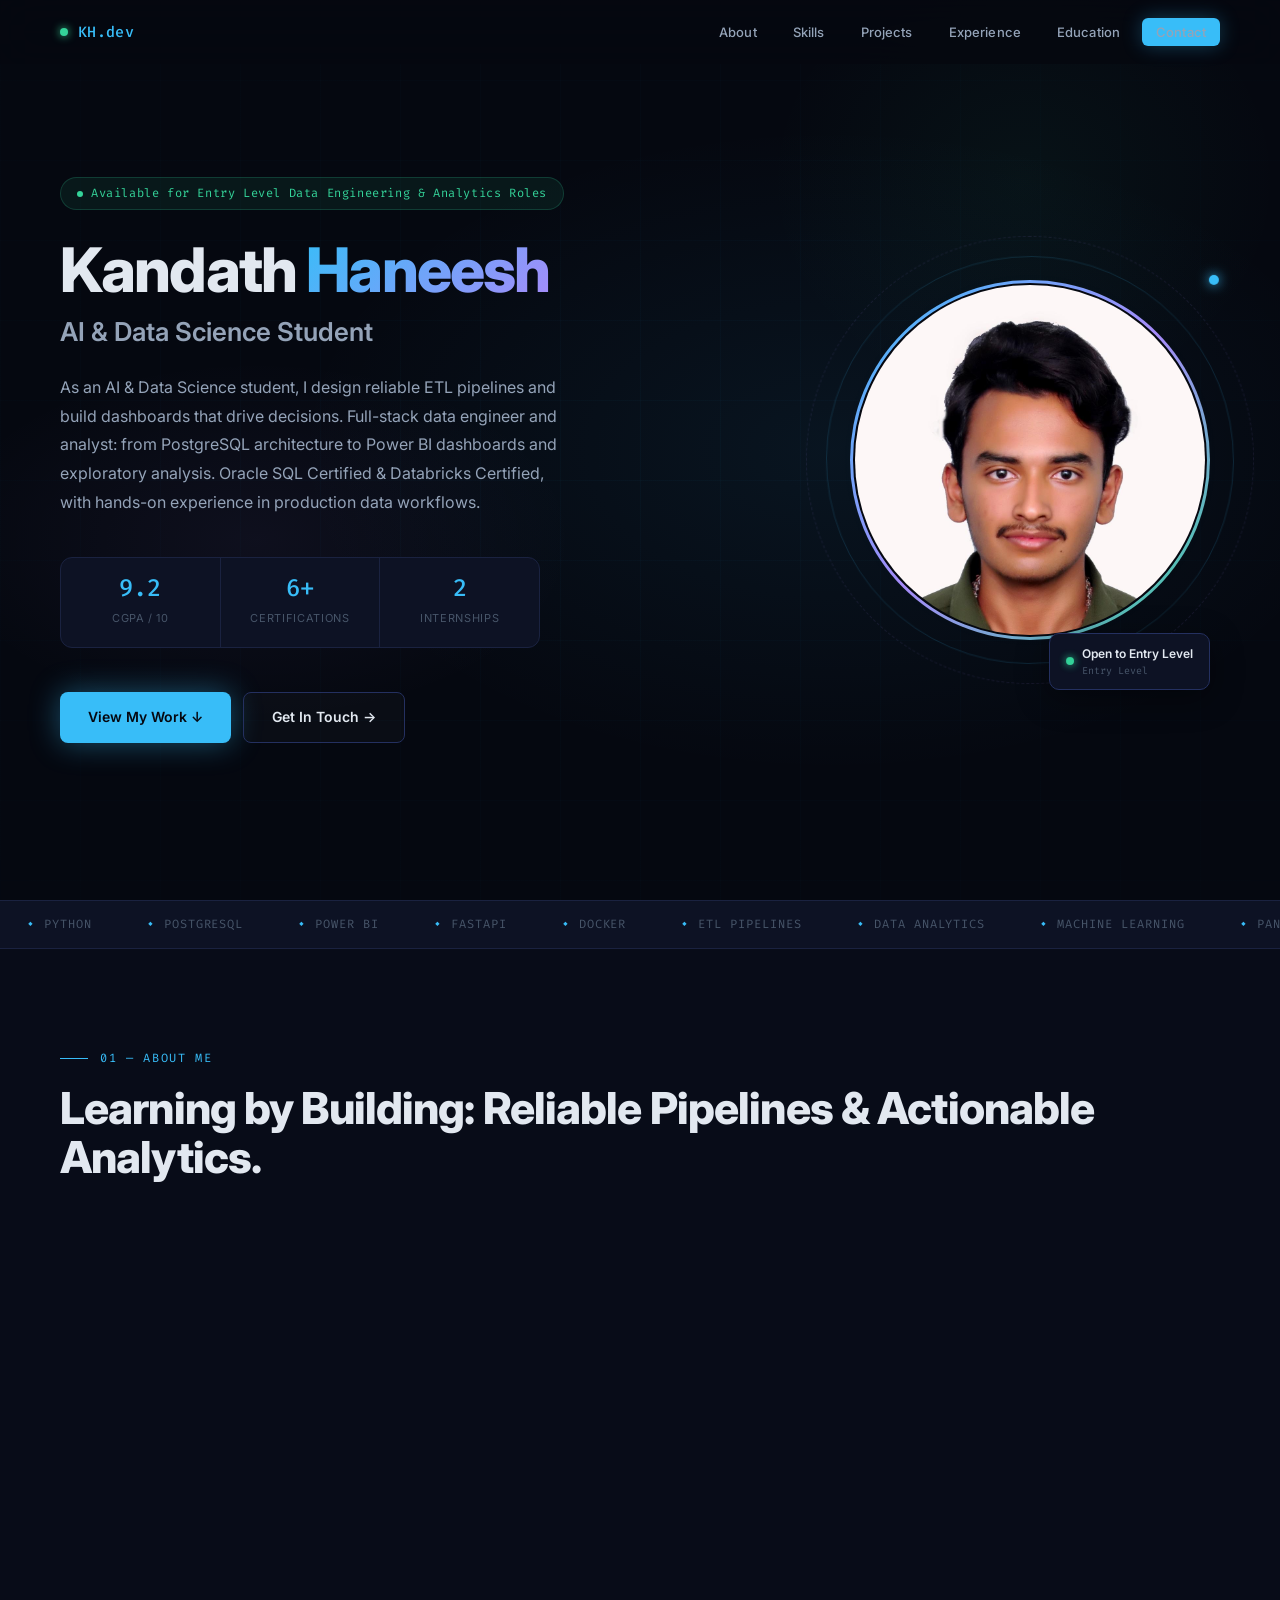
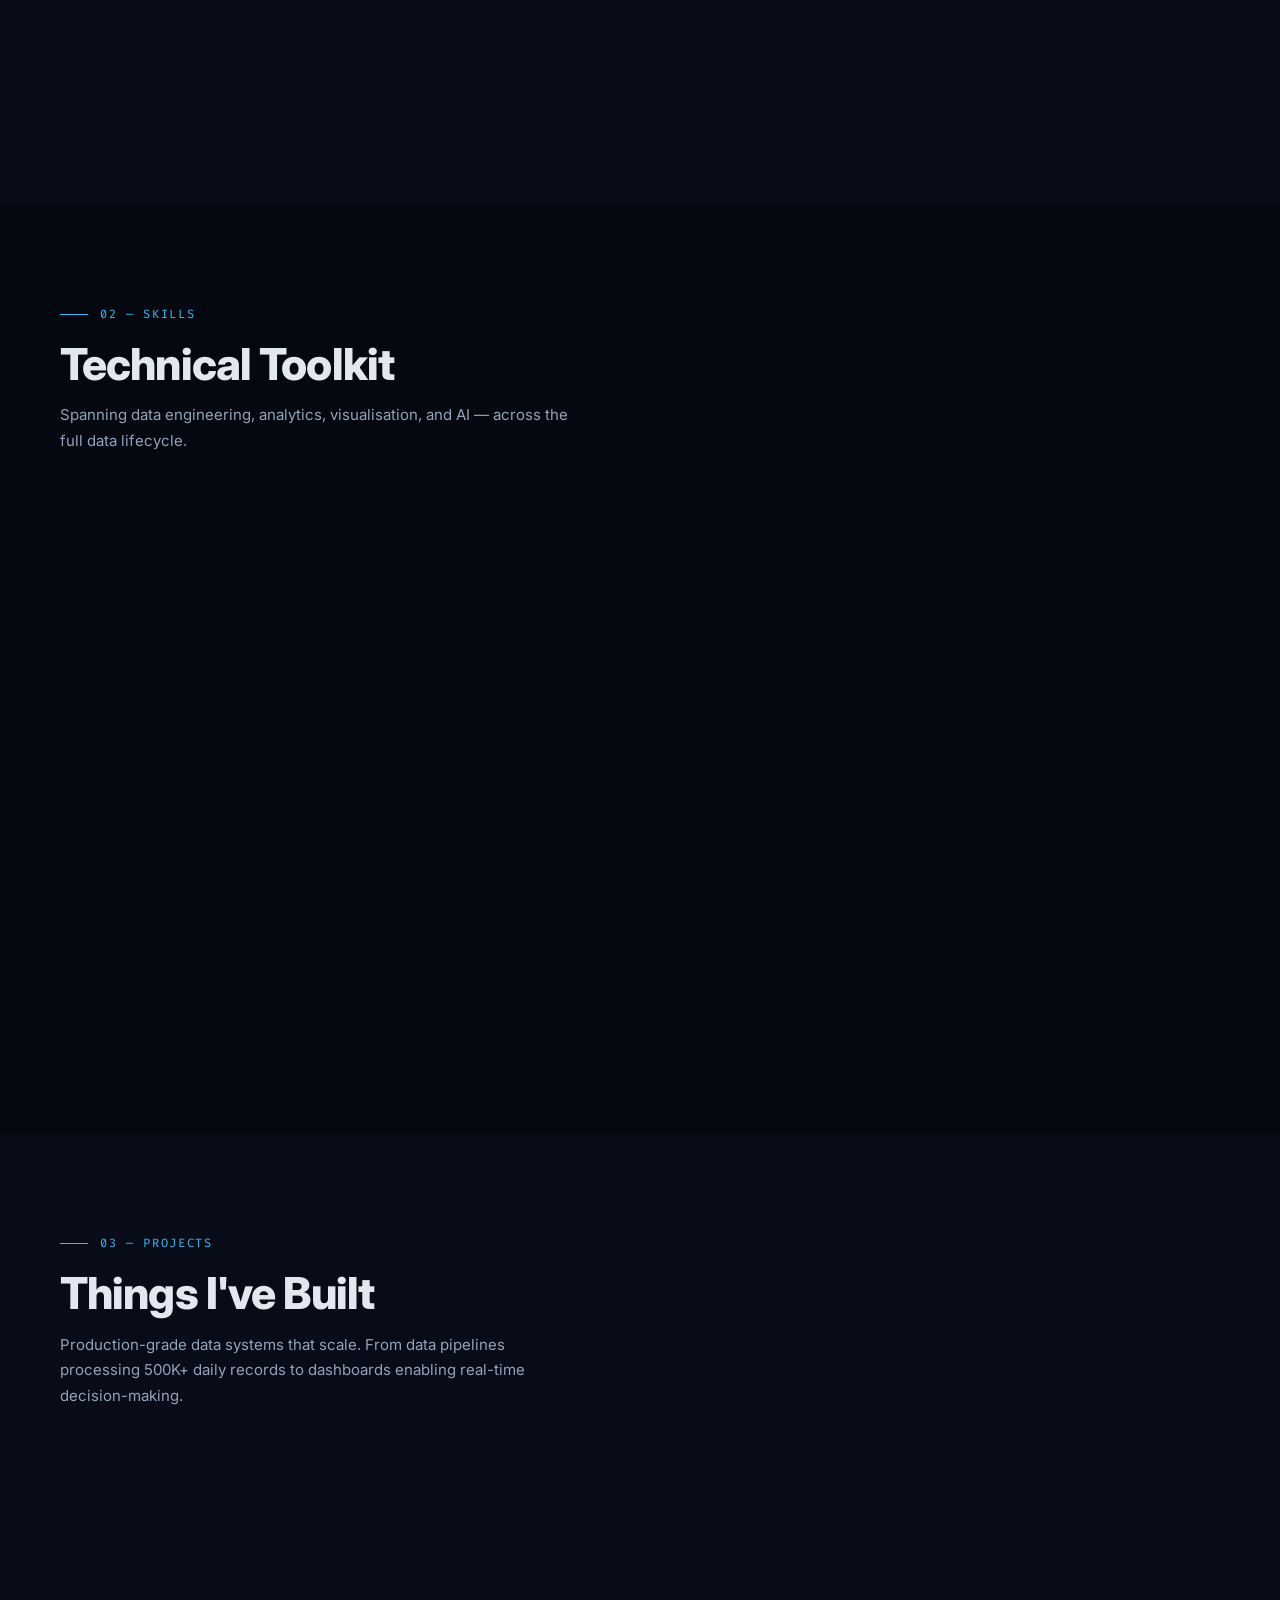
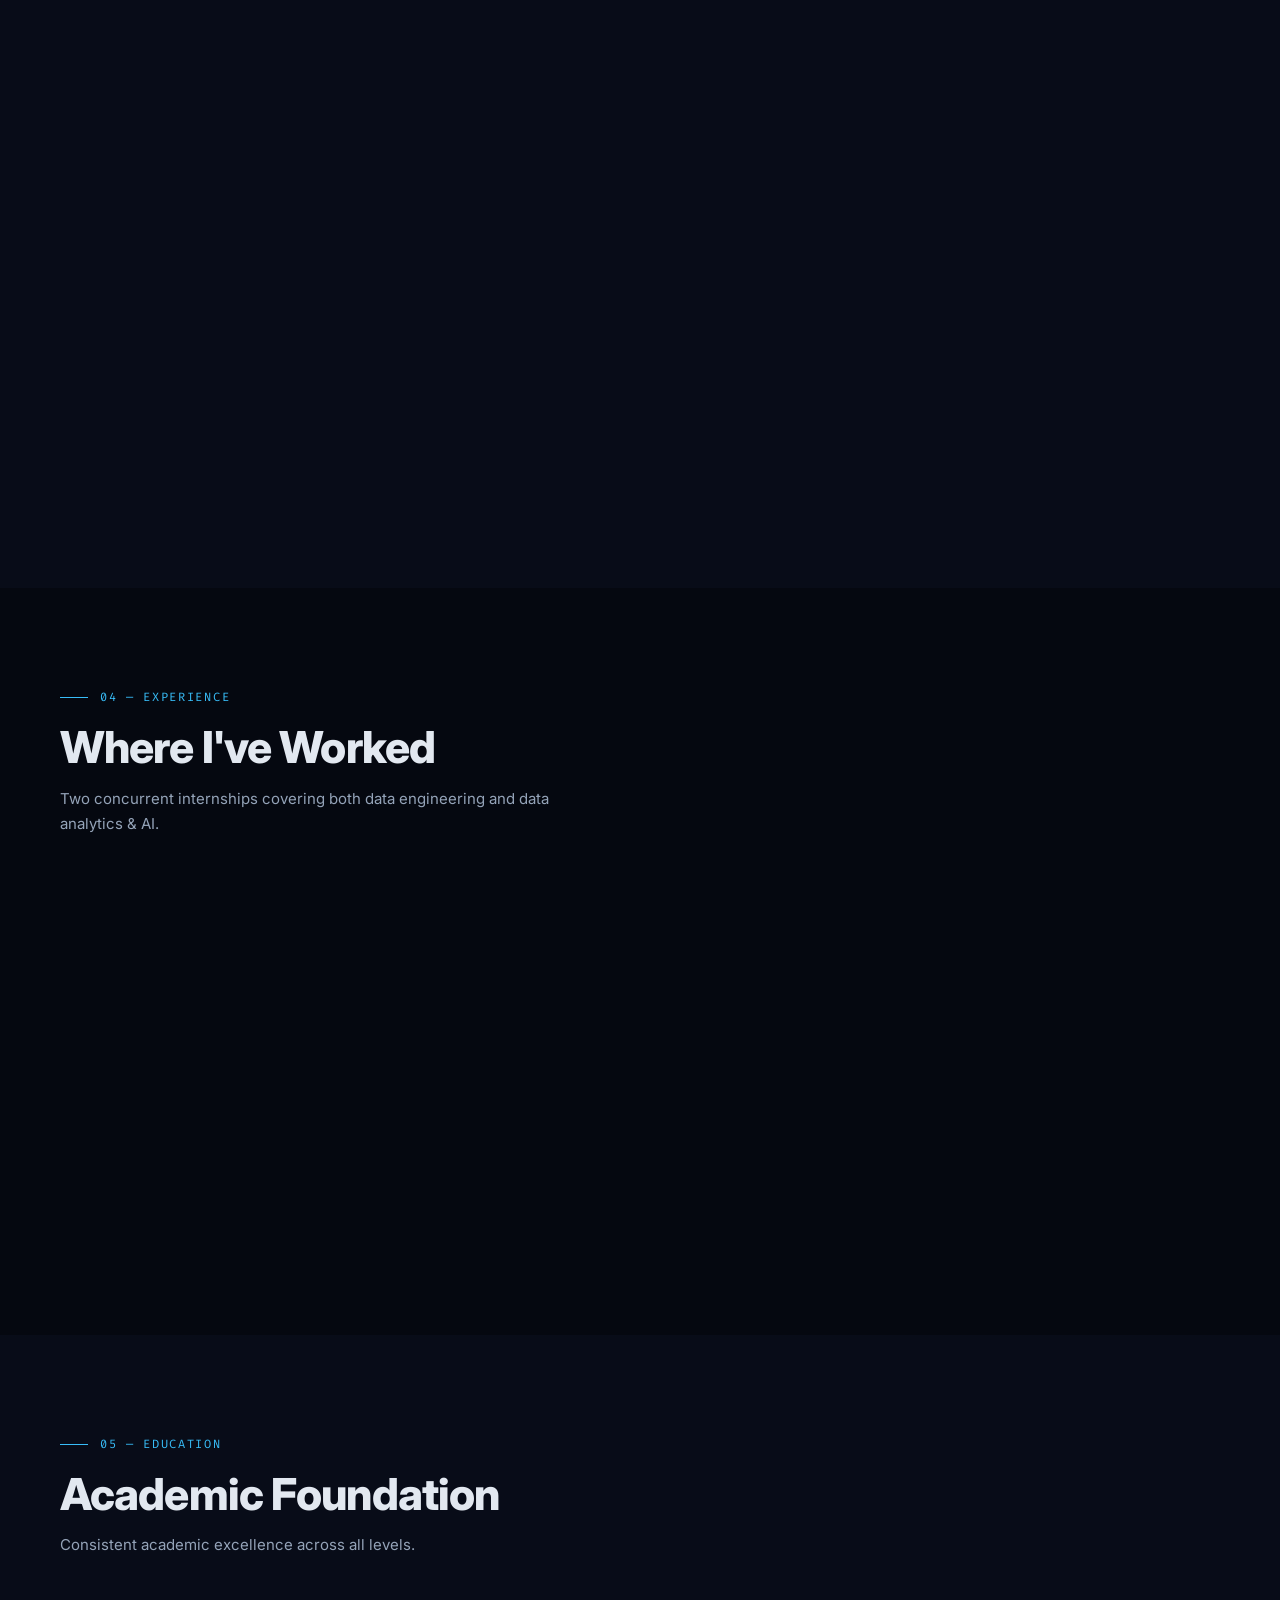
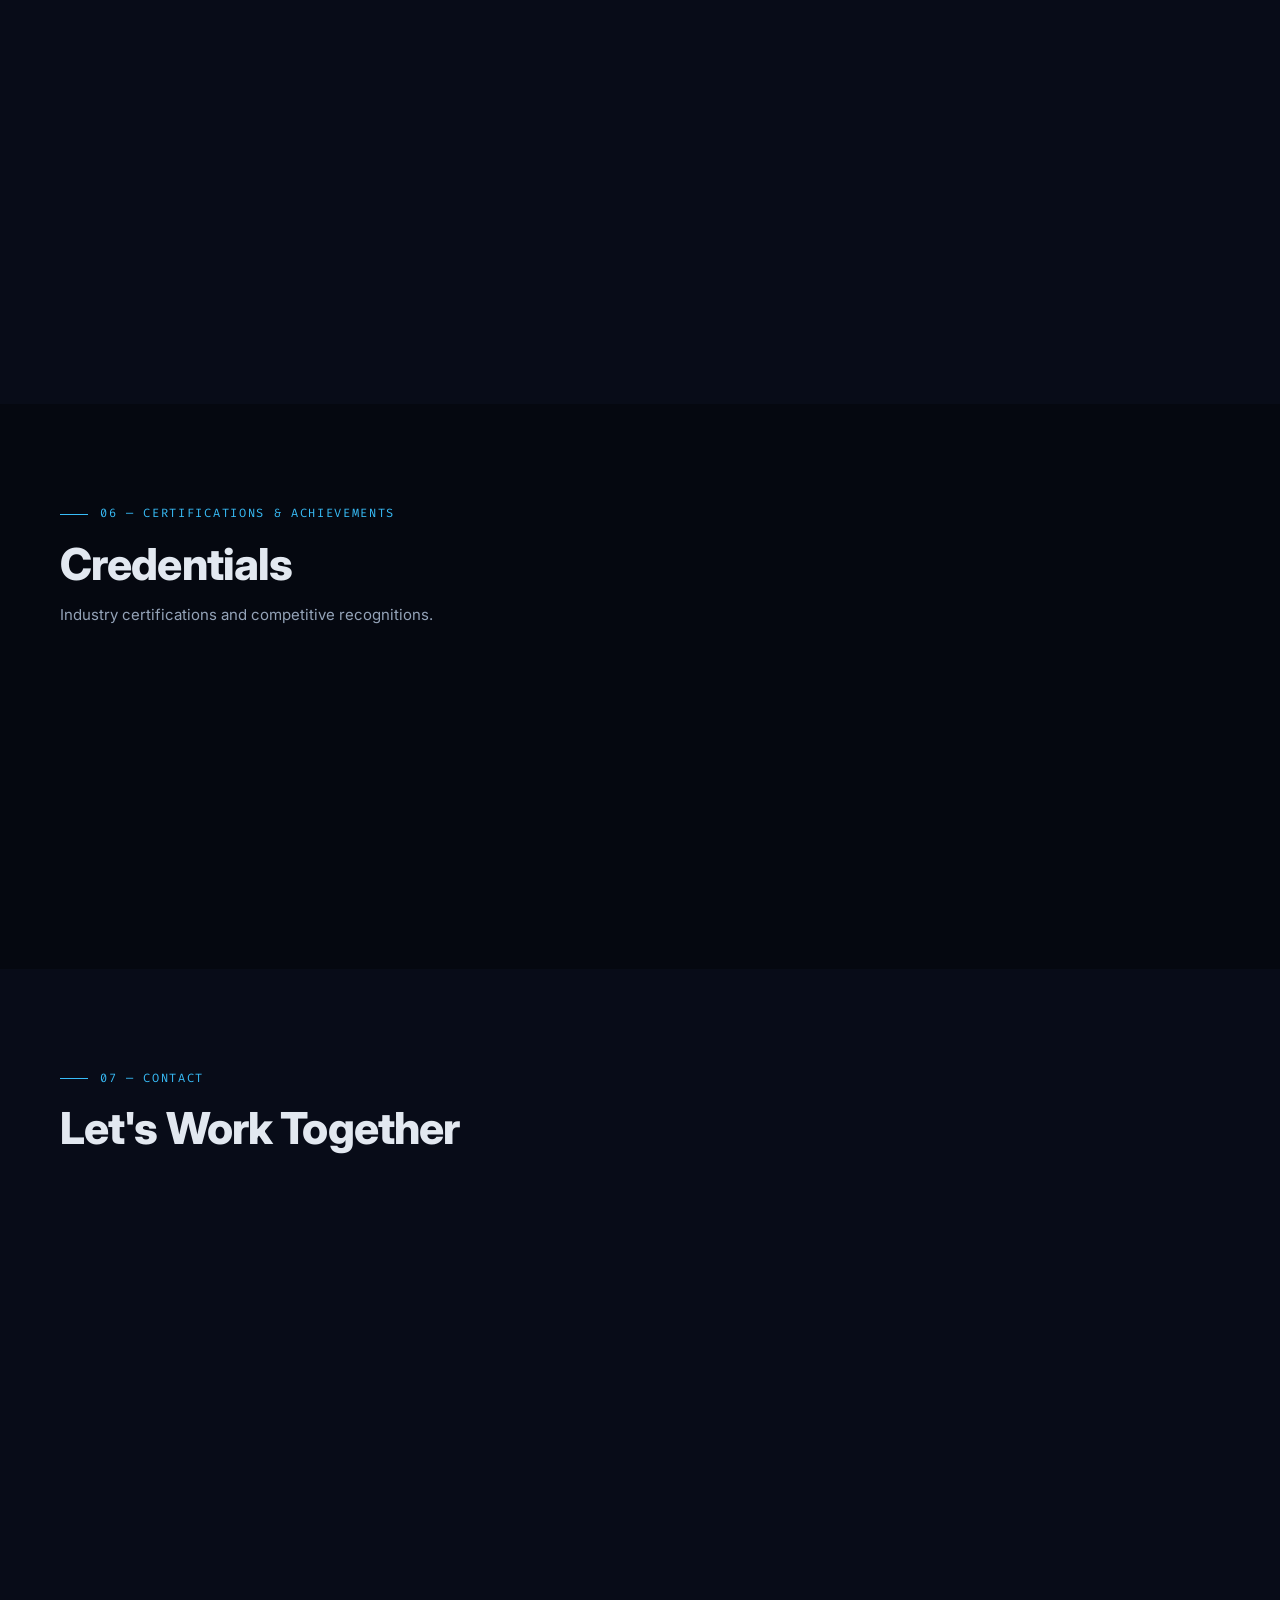
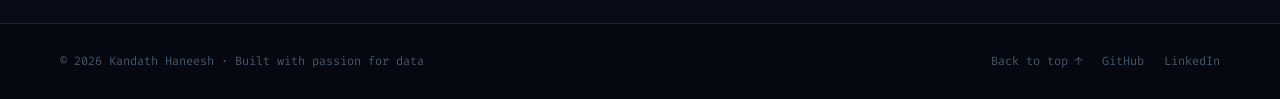
<file: index.html>
<!DOCTYPE html>
<html lang="en">
<head>
  <meta charset="utf-8">
  <meta http-equiv="refresh" content="0;url=/haneesh_portfolio.html">
  <meta name="viewport" content="width=device-width, initial-scale=1">
  <title>Redirecting…</title>
</head>
<body>
  <p>Redirecting to <a href="/haneesh_portfolio.html">site</a>. If you are not redirected, click the link.</p>
</body>
</html>
</file>
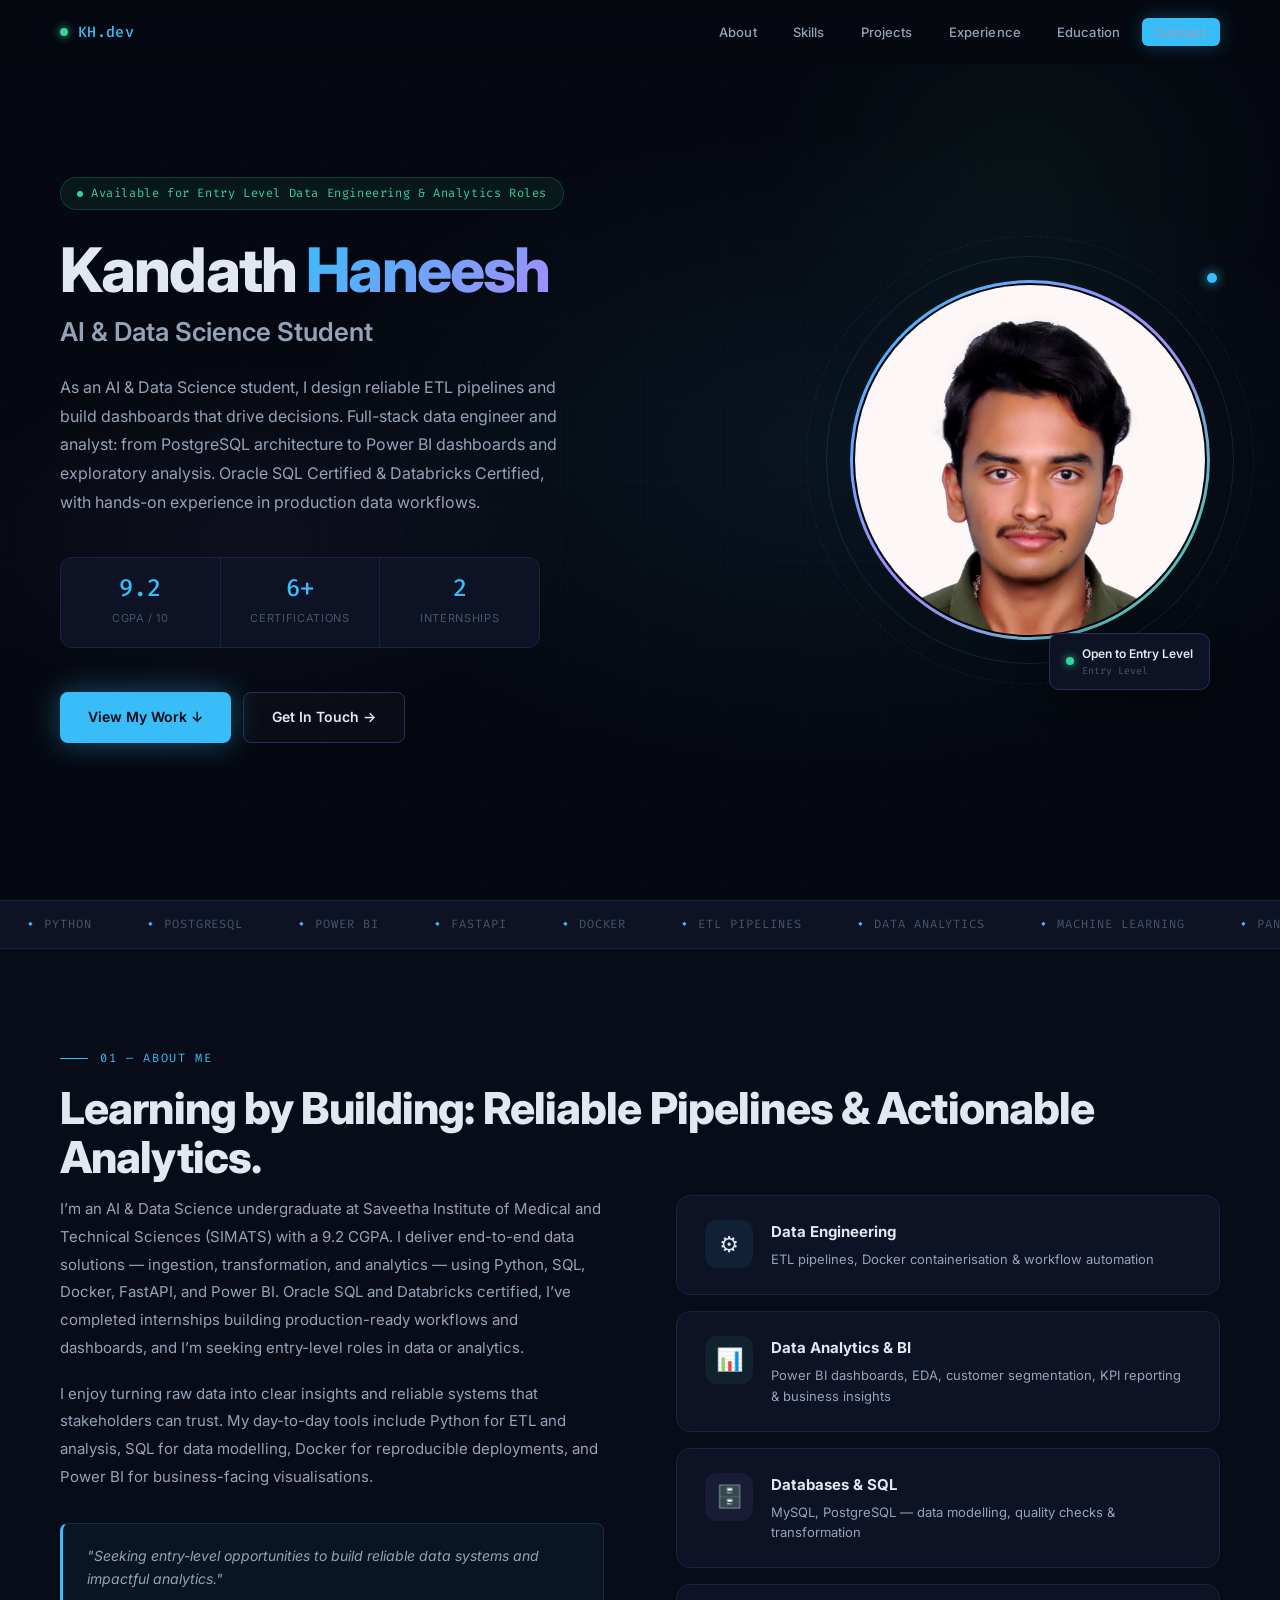
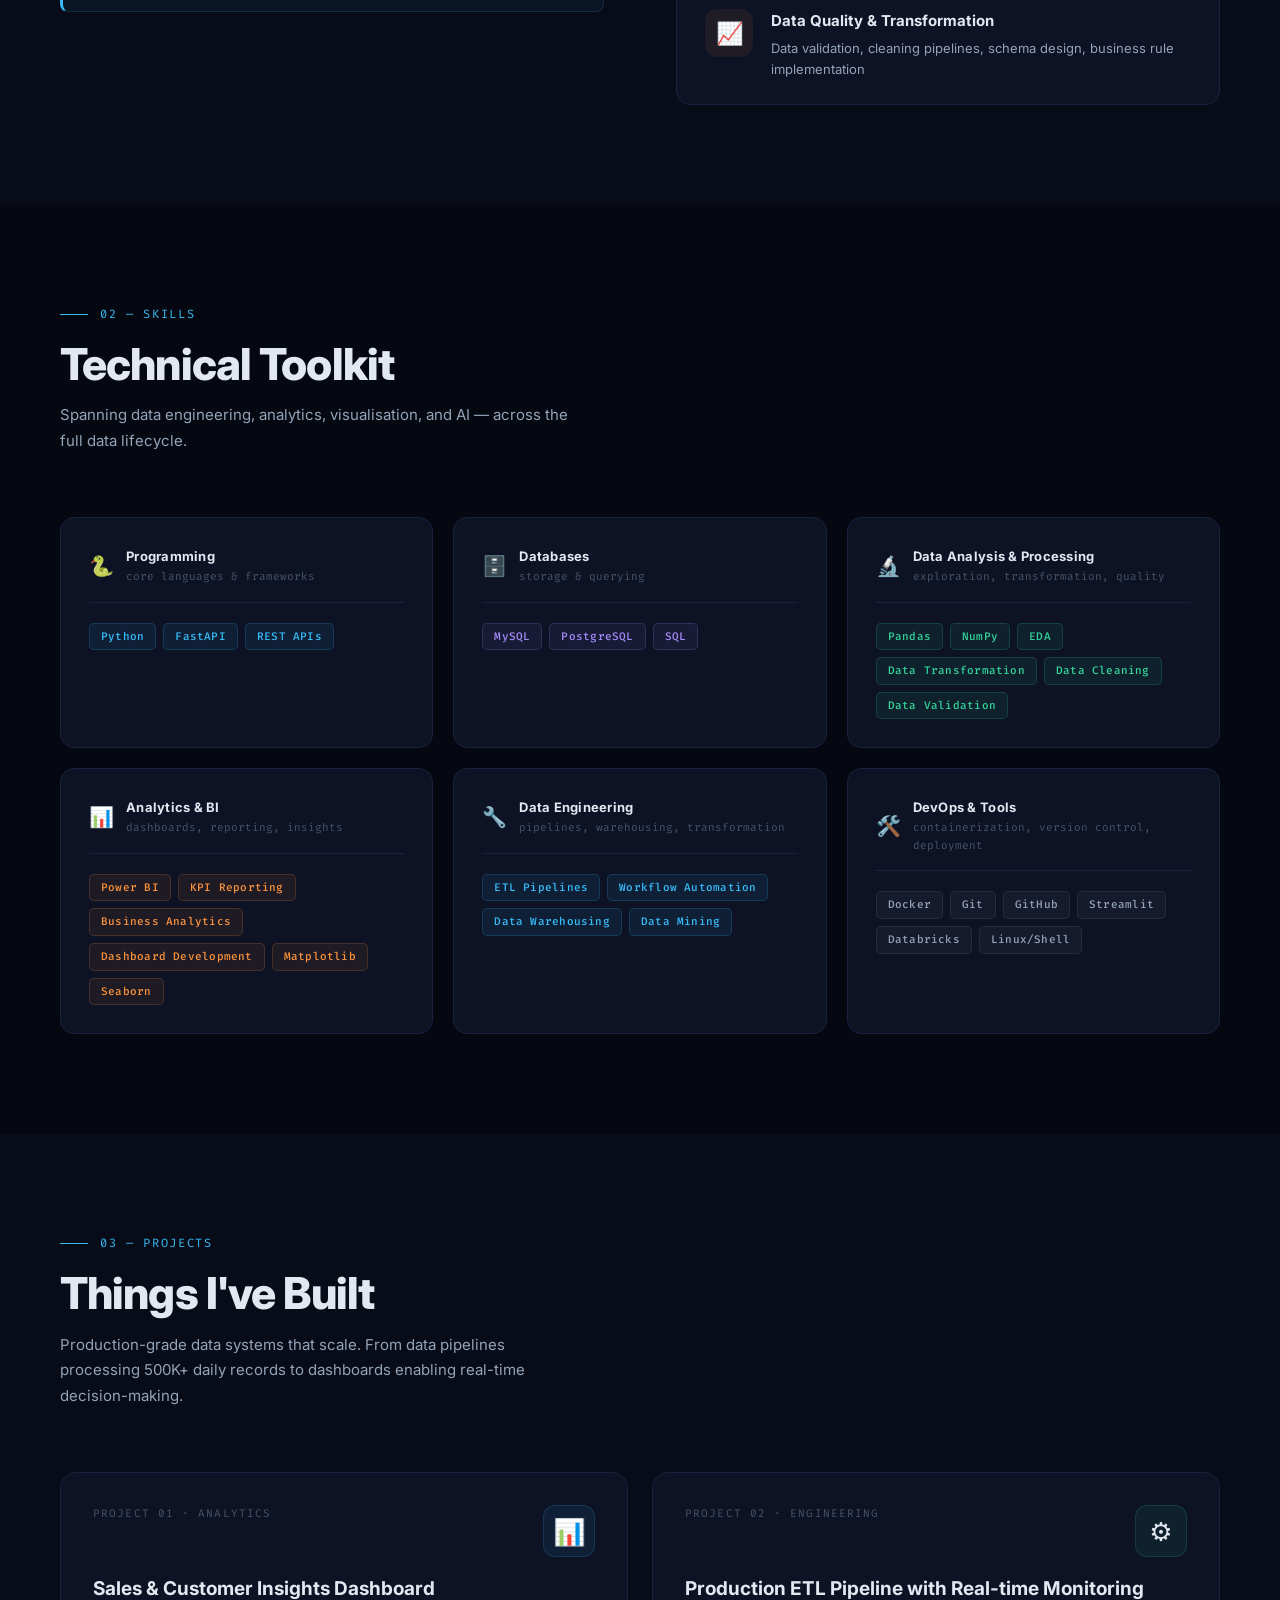
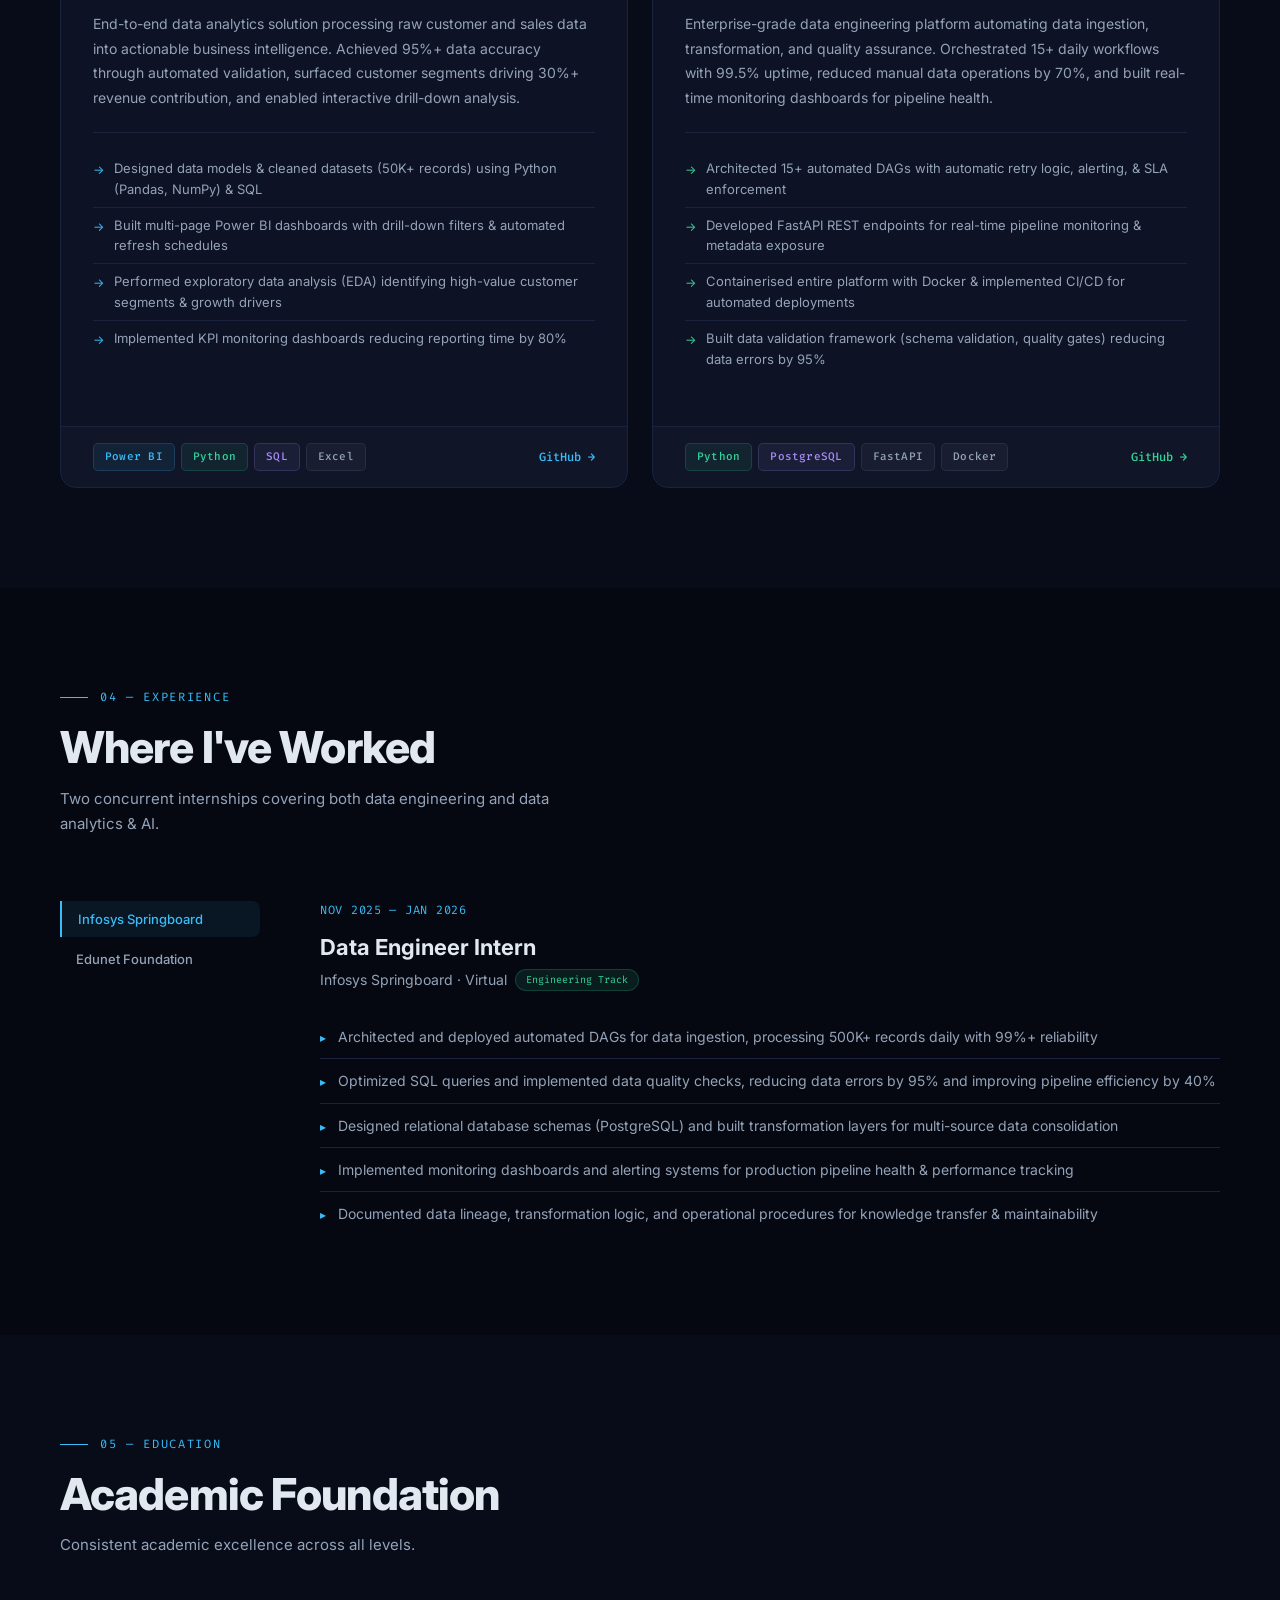
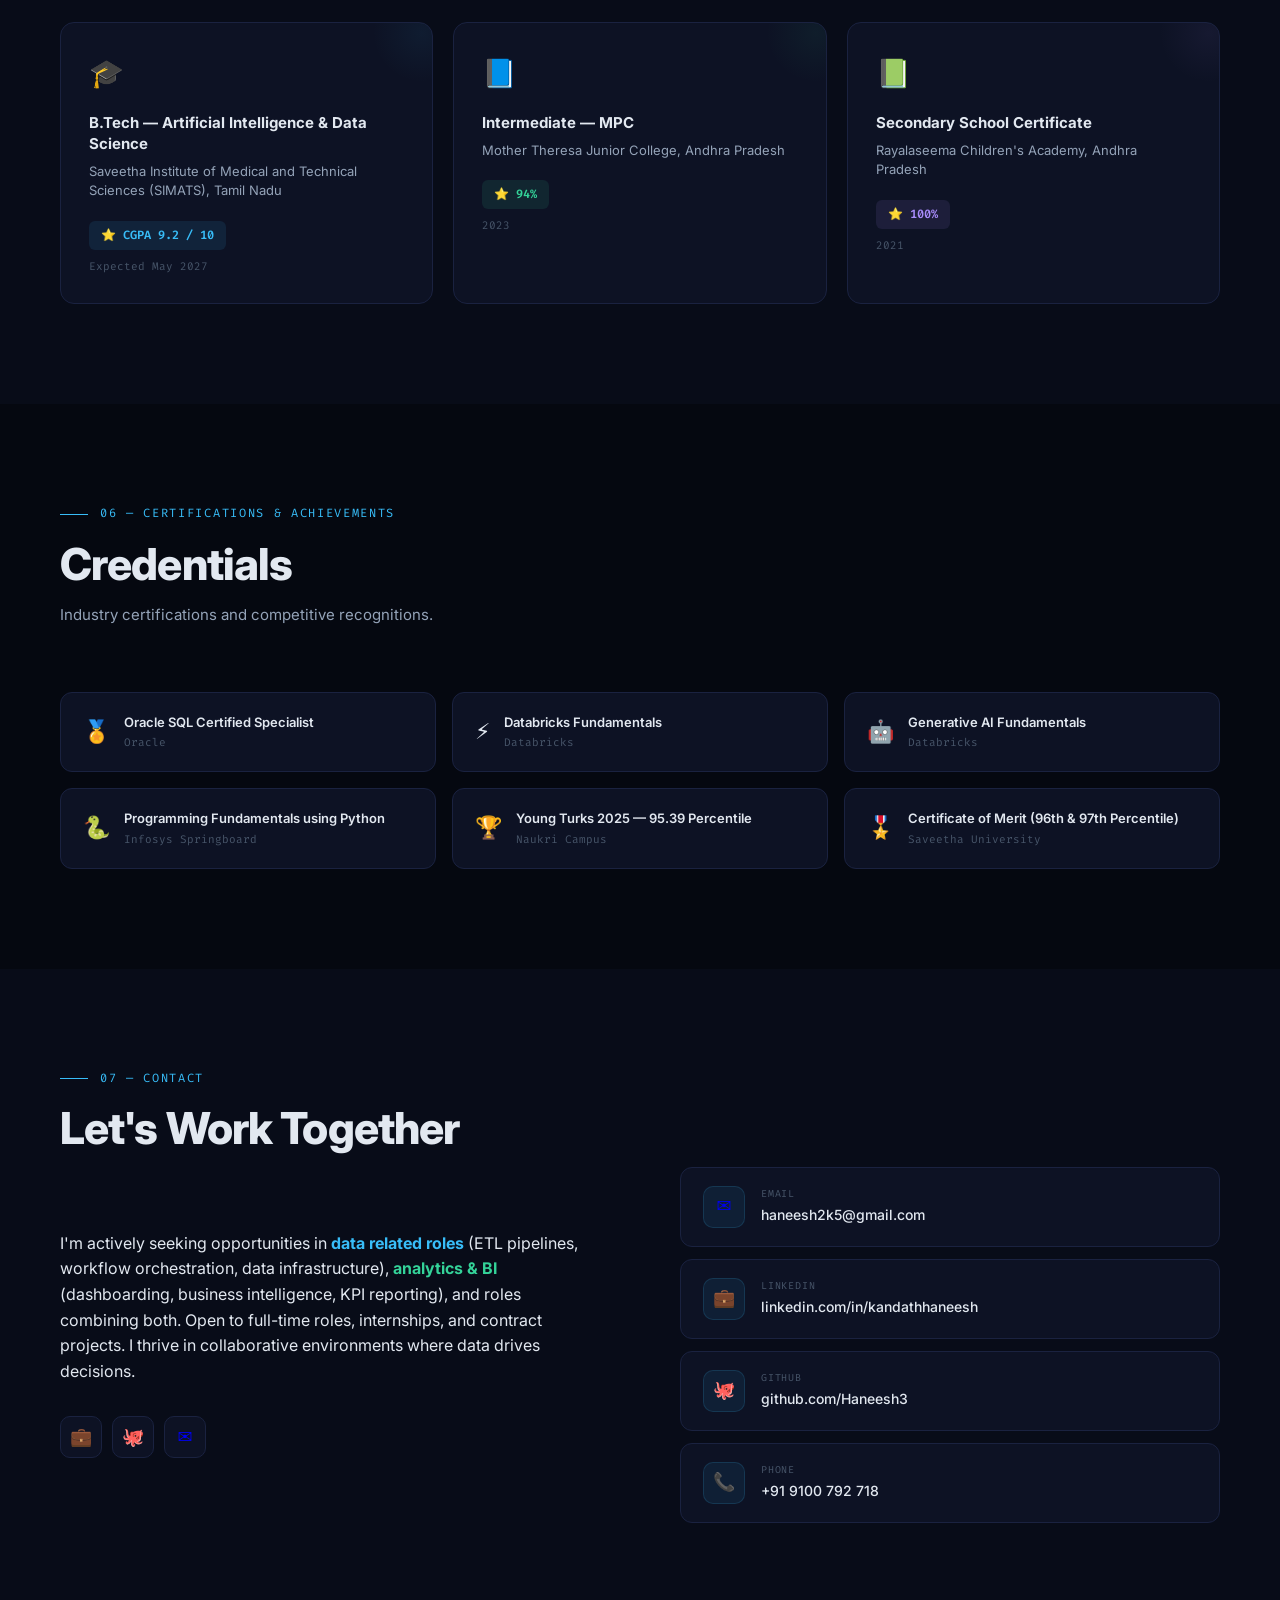
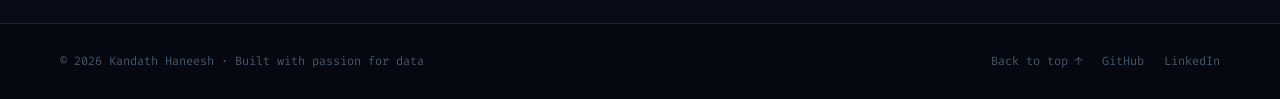
<file: haneesh_portfolio.html>
<!DOCTYPE html>
<html lang="en">
<head>
<meta charset="UTF-8">
<meta name="viewport" content="width=device-width, initial-scale=1.0">
<title>Kandath Haneesh — AI & Data Science</title>
<link rel="preconnect" href="https://fonts.googleapis.com">
<link href="https://fonts.googleapis.com/css2?family=Inter:wght@300;400;500;600;700;800&family=Fira+Code:wght@300;400;500&display=swap" rel="stylesheet">
<link rel="stylesheet" href="styles.css">
</head>
<body>
<nav id="navbar">
  <a href="#hero" class="nav-logo">
    <span class="nav-logo-dot"></span>
    KH.dev
  </a>
  <ul class="nav-menu">
    <li><a href="#about">About</a></li>
    <li><a href="#skills">Skills</a></li>
    <li><a href="#projects">Projects</a></li>
    <li><a href="#experience">Experience</a></li>
    <li><a href="#education">Education</a></li>
    <li><a href="#contact" class="nav-cta">Contact</a></li>
  </ul>
</nav>
<section id="hero">
  <div class="hero-bg"></div>
  <div class="hero-grid"></div>
  <div class="hero-inner">
    <div class="hero-left">
      <div class="hero-tag">
        <span class="hero-tag-dot"></span>
        Available for Entry Level Data Engineering &amp; Analytics Roles
      </div>
      <h1 class="hero-name">
        <span class="first">Kandath </span><span class="last">Haneesh</span>
      </h1>
      <div class="hero-role">
        AI &amp; Data Science Student
      </div>
      <p class="hero-desc">
        As an AI &amp; Data Science student, I design reliable ETL pipelines and build dashboards that drive decisions. 
        Full-stack data engineer and analyst: from PostgreSQL architecture to Power BI dashboards and exploratory analysis.
        Oracle SQL Certified &amp; Databricks Certified, with hands-on experience in production data workflows.
      </p>
      <div class="hero-stats">
        <div class="hero-stat">
          <span class="stat-n">9.2</span>
          <span class="stat-l">CGPA / 10</span>
        </div>
        <div class="hero-stat">
          <span class="stat-n">6+</span>
          <span class="stat-l">Certifications</span>
        </div>
        <div class="hero-stat">
          <span class="stat-n">2</span>
          <span class="stat-l">Internships</span>
        </div>
      </div>
      <div class="hero-actions">
        <a href="#projects" class="btn-glow">View My Work ↓</a>
        <a href="#contact" class="btn-ghost">Get In Touch →</a>
      </div>
    </div>
    <div class="hero-photo-col">
      <div class="photo-frame">
        <div class="photo-rings"></div>
        <div class="photo-rings2"></div>
        <div class="photo-bg-glow"></div>
        <div class="photo-border">
          <div class="photo-border-inner">
            <img src="[data-uri]" alt="Kandath Haneesh">
          </div>
        </div>
        <div class="photo-badge">
          <span class="photo-badge-dot"></span>
          <div>
            <div class="photo-badge-text">Open to Entry Level</div>
            <div class="photo-badge-sub">Entry Level</div>
          </div>
        </div>
      </div>
    </div>
  </div>
</section>
<div class="ticker-wrap">
  <div class="ticker-track">
    <span class="ticker-item"><span class="ticker-sep">◆</span> Python</span>
    <span class="ticker-item"><span class="ticker-sep">◆</span> PostgreSQL</span>
    <span class="ticker-item"><span class="ticker-sep">◆</span> Power BI</span>
    <span class="ticker-item"><span class="ticker-sep">◆</span> FastAPI</span>
    <span class="ticker-item"><span class="ticker-sep">◆</span> Docker</span>
    <span class="ticker-item"><span class="ticker-sep">◆</span> ETL Pipelines</span>
    <span class="ticker-item"><span class="ticker-sep">◆</span> Data Analytics</span>
    <span class="ticker-item"><span class="ticker-sep">◆</span> Machine Learning</span>
    <span class="ticker-item"><span class="ticker-sep">◆</span> Pandas</span>
    <span class="ticker-item"><span class="ticker-sep">◆</span> NumPy</span>
    <span class="ticker-item"><span class="ticker-sep">◆</span> Streamlit</span>
    <span class="ticker-item"><span class="ticker-sep">◆</span> MySQL</span>
    <span class="ticker-item"><span class="ticker-sep">◆</span> Databricks</span>
    <span class="ticker-item"><span class="ticker-sep">◆</span> Python</span>
    <span class="ticker-item"><span class="ticker-sep">◆</span> PostgreSQL</span>
    <span class="ticker-item"><span class="ticker-sep">◆</span> Power BI</span>
    <span class="ticker-item"><span class="ticker-sep">◆</span> FastAPI</span>
    <span class="ticker-item"><span class="ticker-sep">◆</span> Docker</span>
    <span class="ticker-item"><span class="ticker-sep">◆</span> ETL Pipelines</span>
    <span class="ticker-item"><span class="ticker-sep">◆</span> Data Analytics</span>
    <span class="ticker-item"><span class="ticker-sep">◆</span> Machine Learning</span>
    <span class="ticker-item"><span class="ticker-sep">◆</span> Pandas</span>
    <span class="ticker-item"><span class="ticker-sep">◆</span> NumPy</span>
    <span class="ticker-item"><span class="ticker-sep">◆</span> Streamlit</span>
    <span class="ticker-item"><span class="ticker-sep">◆</span> MySQL</span>
    <span class="ticker-item"><span class="ticker-sep">◆</span> Databricks</span>
  </div>
</div>
<section class="section alt" id="about">
  <div class="section-inner">
    <div class="section-eyebrow">01 — About Me</div>
    <h2 class="section-title">Learning by Building: Reliable Pipelines &amp; Actionable Analytics.</h2>
    <div class="about-grid reveal">
      <div class="about-body">
        <p>I’m an AI &amp; Data Science undergraduate at Saveetha Institute of Medical and Technical Sciences (SIMATS) with a 9.2 CGPA. I deliver end-to-end data solutions — ingestion, transformation, and analytics — using Python, SQL, Docker, FastAPI, and Power BI. Oracle SQL and Databricks certified, I’ve completed internships building production-ready workflows and dashboards, and I’m seeking entry-level roles in data or analytics.</p>
        <p>I enjoy turning raw data into clear insights and reliable systems that stakeholders can trust. My day-to-day tools include Python for ETL and analysis, SQL for data modelling, Docker for reproducible deployments, and Power BI for business-facing visualisations.</p>
        <div class="about-highlight">
          "Seeking entry-level opportunities to build reliable data systems and impactful analytics."
        </div>
      </div>
      <div class="focus-cards">
        <div class="focus-card">
          <div class="focus-icon">⚙️</div>
          <div>
            <div class="focus-title">Data Engineering</div>
            <div class="focus-desc">ETL pipelines, Docker containerisation &amp; workflow automation</div>
          </div>
        </div>
        <div class="focus-card">
          <div class="focus-icon">📊</div>
          <div>
            <div class="focus-title">Data Analytics &amp; BI</div>
            <div class="focus-desc">Power BI dashboards, EDA, customer segmentation, KPI reporting &amp; business insights</div>
          </div>
        </div>
        <div class="focus-card">
          <div class="focus-icon">🗄️</div>
          <div>
            <div class="focus-title">Databases &amp; SQL</div>
            <div class="focus-desc">MySQL, PostgreSQL — data modelling, quality checks &amp; transformation</div>
          </div>
        </div>
        <div class="focus-card">
          <div class="focus-icon">📈</div>
          <div>
            <div class="focus-title">Data Quality &amp; Transformation</div>
            <div class="focus-desc">Data validation, cleaning pipelines, schema design, business rule implementation</div>
          </div>
        </div>
      </div>
    </div>
  </div>
</section>

<section class="section" id="skills">
  <div class="section-inner">
    <div class="section-eyebrow">02 — Skills</div>
    <h2 class="section-title">Technical Toolkit</h2>
    <p class="section-sub">Spanning data engineering, analytics, visualisation, and AI — across the full data lifecycle.</p>
    <div class="skills-grid reveal">
      <div class="skill-card">
        <div class="skill-card-head">
          <span class="skill-card-icon">🐍</span>
          <div>
            <div class="skill-card-name">Programming</div>
            <div class="skill-card-sub">core languages &amp; frameworks</div>
          </div>
        </div>
        <div class="skill-list">
          <span class="stag blue">Python</span>
          <span class="stag blue">FastAPI</span>
          <span class="stag blue">REST APIs</span>
        </div>
      </div>
      <div class="skill-card">
        <div class="skill-card-head">
          <span class="skill-card-icon">🗄️</span>
          <div>
            <div class="skill-card-name">Databases</div>
            <div class="skill-card-sub">storage &amp; querying</div>
          </div>
        </div>
        <div class="skill-list">
          <span class="stag purple">MySQL</span>
          <span class="stag purple">PostgreSQL</span>
          <span class="stag purple">SQL</span>
        </div>
      </div>
      <div class="skill-card">
        <div class="skill-card-head">
          <span class="skill-card-icon">🔬</span>
          <div>
            <div class="skill-card-name">Data Analysis &amp; Processing</div>
            <div class="skill-card-sub">exploration, transformation, quality</div>
          </div>
        </div>
        <div class="skill-list">
          <span class="stag green">Pandas</span>
          <span class="stag green">NumPy</span>
          <span class="stag green">EDA</span>
          <span class="stag green">Data Transformation</span>
          <span class="stag green">Data Cleaning</span>
          <span class="stag green">Data Validation</span>
        </div>
      </div>
      <div class="skill-card">
        <div class="skill-card-head">
          <span class="skill-card-icon">📊</span>
          <div>
            <div class="skill-card-name">Analytics &amp; BI</div>
            <div class="skill-card-sub">dashboards, reporting, insights</div>
          </div>
        </div>
        <div class="skill-list">
          <span class="stag orange">Power BI</span>
          <span class="stag orange">KPI Reporting</span>
          <span class="stag orange">Business Analytics</span>
          <span class="stag orange">Dashboard Development</span>
          <span class="stag orange">Matplotlib</span>
          <span class="stag orange">Seaborn</span>
        </div>
      </div>
      <div class="skill-card">
        <div class="skill-card-head">
          <span class="skill-card-icon">🔧</span>
          <div>
            <div class="skill-card-name">Data Engineering</div>
            <div class="skill-card-sub">pipelines, warehousing, transformation</div>
          </div>
        </div>
        <div class="skill-list">
          <span class="stag blue">ETL Pipelines</span>
          <span class="stag blue">Workflow Automation</span>
          <span class="stag blue">Data Warehousing</span>
          <span class="stag blue">Data Mining</span>
        </div>
      </div>
      <div class="skill-card">
        <div class="skill-card-head">
          <span class="skill-card-icon">🛠️</span>
          <div>
            <div class="skill-card-name">DevOps &amp; Tools</div>
            <div class="skill-card-sub">containerization, version control, deployment</div>
          </div>
        </div>
        <div class="skill-list">
          <span class="stag gray">Docker</span>
          <span class="stag gray">Git</span>
          <span class="stag gray">GitHub</span>
          <span class="stag gray">Streamlit</span>
          <span class="stag gray">Databricks</span>
          <span class="stag gray">Linux/Shell</span>
        </div>
      </div>
    </div>
  </div>
</section>

<section class="section alt" id="projects">
  <div class="section-inner">
    <div class="section-eyebrow">03 — Projects</div>
    <h2 class="section-title">Things I've Built</h2>
    <p class="section-sub">Production-grade data systems that scale. From data pipelines processing 500K+ daily records to dashboards enabling real-time decision-making.</p>
    <div class="projects-grid reveal">

      <div class="proj-card">
        <div class="proj-top">
          <div class="proj-num">PROJECT 01 · ANALYTICS</div>
          <div class="proj-icon">📊</div>
        </div>
        <div class="proj-body">
          <div class="proj-title">Sales &amp; Customer Insights Dashboard</div>
          <div class="proj-desc">End-to-end data analytics solution processing raw customer and sales data into actionable business intelligence. Achieved 95%+ data accuracy through automated validation, surfaced customer segments driving 30%+ revenue contribution, and enabled interactive drill-down analysis.</div>
          <div class="proj-divider"></div>
          <ul class="proj-points">
            <li><span class="proj-arrow">→</span>Designed data models &amp; cleaned datasets (50K+ records) using Python (Pandas, NumPy) &amp; SQL</li>
            <li><span class="proj-arrow">→</span>Built multi-page Power BI dashboards with drill-down filters &amp; automated refresh schedules</li>
            <li><span class="proj-arrow">→</span>Performed exploratory data analysis (EDA) identifying high-value customer segments &amp; growth drivers</li>
            <li><span class="proj-arrow">→</span>Implemented KPI monitoring dashboards reducing reporting time by 80%</li>
          </ul>
        </div>
        <div class="proj-footer">
          <div class="proj-tags">
            <span class="stag blue">Power BI</span>
            <span class="stag green">Python</span>
            <span class="stag purple">SQL</span>
            <span class="stag gray">Excel</span>
          </div>
          <a href="https://github.com/Haneesh3/Sales-and-Customer-Insights-Dashboard-.git" target="_blank" class="proj-link">GitHub →</a>
        </div>
      </div>

      <div class="proj-card">
        <div class="proj-top">
          <div class="proj-num">PROJECT 02 · ENGINEERING</div>
          <div class="proj-icon">⚙️</div>
        </div>
        <div class="proj-body">
          <div class="proj-title">Production ETL Pipeline with Real-time Monitoring</div>
          <div class="proj-desc">Enterprise-grade data engineering platform automating data ingestion, transformation, and quality assurance. Orchestrated 15+ daily workflows with 99.5% uptime, reduced manual data operations by 70%, and built real-time monitoring dashboards for pipeline health.</div>
          <div class="proj-divider"></div>
          <ul class="proj-points">
            <li><span class="proj-arrow">→</span>Architected 15+ automated DAGs with automatic retry logic, alerting, &amp; SLA enforcement</li>
            <li><span class="proj-arrow">→</span>Developed FastAPI REST endpoints for real-time pipeline monitoring &amp; metadata exposure</li>
            <li><span class="proj-arrow">→</span>Containerised entire platform with Docker &amp; implemented CI/CD for automated deployments</li>
            <li><span class="proj-arrow">→</span>Built data validation framework (schema validation, quality gates) reducing data errors by 95%</li>
          </ul>
        </div>
        <div class="proj-footer">
          <div class="proj-tags">
            <span class="stag green">Python</span>
            <span class="stag purple">PostgreSQL</span>
            <span class="stag gray">FastAPI</span>
            <span class="stag gray">Docker</span>
          </div>
          <a href="https://github.com/Haneesh3/etl_orchestrating_with_data.git" target="_blank" class="proj-link">GitHub →</a>
        </div>
      </div>

    </div>
  </div>
</section>

<section class="section" id="experience">
  <div class="section-inner">
    <div class="section-eyebrow">04 — Experience</div>
    <h2 class="section-title">Where I've Worked</h2>
    <p class="section-sub">Two concurrent internships covering both data engineering and data analytics &amp; AI.</p>
    <div class="exp-layout reveal">
      <div class="exp-nav">
        <button class="exp-nav-btn active" onclick="showExp(0,this)">Infosys Springboard</button>
        <button class="exp-nav-btn" onclick="showExp(1,this)">Edunet Foundation</button>
      </div>
      <div>
        <div class="exp-panel active" id="exp-0">
          <div class="exp-period">NOV 2025 — JAN 2026</div>
          <div class="exp-role">Data Engineer Intern</div>
          <div class="exp-company">
            Infosys Springboard · Virtual
            <span class="exp-badge">Engineering Track</span>
          </div>
          <ul class="exp-points">
            <li><span class="exp-bullet">▸</span>Architected and deployed automated DAGs for data ingestion, processing 500K+ records daily with 99%+ reliability</li>
            <li><span class="exp-bullet">▸</span>Optimized SQL queries and implemented data quality checks, reducing data errors by 95% and improving pipeline efficiency by 40%</li>
            <li><span class="exp-bullet">▸</span>Designed relational database schemas (PostgreSQL) and built transformation layers for multi-source data consolidation</li>
            <li><span class="exp-bullet">▸</span>Implemented monitoring dashboards and alerting systems for production pipeline health &amp; performance tracking</li>
            <li><span class="exp-bullet">▸</span>Documented data lineage, transformation logic, and operational procedures for knowledge transfer &amp; maintainability</li>
          </ul>
        </div>
        <div class="exp-panel" id="exp-1">
          <div class="exp-period">NOV 2025 — JAN 2026</div>
          <div class="exp-role">Data Analytics &amp; AI Intern</div>
          <div class="exp-company">
            Edunet Foundation · Virtual
            <span class="exp-badge" style="background:rgba(167,139,250,0.1);color:var(--purple);border-color:rgba(167,139,250,0.2)">Analytics Track</span>
          </div>
          <ul class="exp-points">
            <li><span class="exp-bullet" style="color:var(--purple)">▸</span>Built EV Analytics Platform monitoring 1000+ electric vehicles, tracking battery health, performance metrics, &amp; operational insights</li>
            <li><span class="exp-bullet" style="color:var(--purple)">▸</span>Performed end-to-end exploratory data analysis (EDA) identifying key performance trends &amp; optimization opportunities</li>
            <li><span class="exp-bullet" style="color:var(--purple)">▸</span>Cleaned and transformed multi-source datasets (50K+ records) using Python (Pandas/NumPy) for analytics readiness</li>
            <li><span class="exp-bullet" style="color:var(--purple)">▸</span>Created interactive dashboards &amp; reports for stakeholder presentations, enabling data-driven decision making</li>
          </ul>
        </div>
      </div>
    </div>
  </div>
</section>

<section class="section alt" id="education">
  <div class="section-inner">
    <div class="section-eyebrow">05 — Education</div>
    <h2 class="section-title">Academic Foundation</h2>
    <p class="section-sub">Consistent academic excellence across all levels.</p>
    <div class="edu-grid reveal">
      <div class="edu-card">
        <div class="edu-icon">🎓</div>
        <div class="edu-degree">B.Tech — Artificial Intelligence &amp; Data Science</div>
        <div class="edu-school">Saveetha Institute of Medical and Technical Sciences (SIMATS), Tamil Nadu</div>
        <div class="edu-footer">
          <span class="edu-pill blue">⭐ CGPA 9.2 / 10</span>
          <span class="edu-year">Expected May 2027</span>
        </div>
      </div>
      <div class="edu-card">
        <div class="edu-icon">📘</div>
        <div class="edu-degree">Intermediate — MPC</div>
        <div class="edu-school">Mother Theresa Junior College, Andhra Pradesh</div>
        <div class="edu-footer">
          <span class="edu-pill green">⭐ 94%</span>
          <span class="edu-year">2023</span>
        </div>
      </div>
      <div class="edu-card">
        <div class="edu-icon">📗</div>
        <div class="edu-degree">Secondary School Certificate</div>
        <div class="edu-school">Rayalaseema Children's Academy, Andhra Pradesh</div>
        <div class="edu-footer">
          <span class="edu-pill purple">⭐ 100%</span>
          <span class="edu-year">2021</span>
        </div>
      </div>
    </div>
  </div>
</section>
<section class="section" id="certifications">
  <div class="section-inner">
    <div class="section-eyebrow">06 — Certifications &amp; Achievements</div>
    <h2 class="section-title">Credentials</h2>
    <p class="section-sub">Industry certifications and competitive recognitions.</p>
    <div class="cert-grid reveal">
      <div class="cert-card">
        <div class="cert-emoji">🏅</div>
        <div>
          <div class="cert-name">Oracle SQL Certified Specialist</div>
          <div class="cert-by">Oracle</div>
        </div>
      </div>
      <div class="cert-card">
        <div class="cert-emoji">⚡</div>
        <div>
          <div class="cert-name">Databricks Fundamentals</div>
          <div class="cert-by">Databricks</div>
        </div>
      </div>
      <div class="cert-card">
        <div class="cert-emoji">🤖</div>
        <div>
          <div class="cert-name">Generative AI Fundamentals</div>
          <div class="cert-by">Databricks</div>
        </div>
      </div>
      <div class="cert-card">
        <div class="cert-emoji">🐍</div>
        <div>
          <div class="cert-name">Programming Fundamentals using Python</div>
          <div class="cert-by">Infosys Springboard</div>
        </div>
      </div>
      <div class="cert-card">
        <div class="cert-emoji">🏆</div>
        <div>
          <div class="cert-name">Young Turks 2025 — 95.39 Percentile</div>
          <div class="cert-by">Naukri Campus</div>
        </div>
      </div>
      <div class="cert-card">
        <div class="cert-emoji">🎖️</div>
        <div>
          <div class="cert-name">Certificate of Merit (96th &amp; 97th Percentile)</div>
          <div class="cert-by">Saveetha University</div>
        </div>
      </div>
    </div>
  </div>
</section>

<section class="section alt" id="contact">
  <div class="section-inner">
    <div class="section-eyebrow">07 — Contact</div>
    <h2 class="section-title">Let's Work Together</h2>
    <div class="contact-wrap reveal">
      <div>
        <p>I'm actively seeking opportunities in <strong style="color:var(--accent)">data related roles</strong> (ETL pipelines, workflow orchestration, data infrastructure), <strong style="color:var(--green)">analytics &amp; BI</strong> (dashboarding, business intelligence, KPI reporting), and roles combining both. Open to full-time roles, internships, and contract projects. I thrive in collaborative environments where data drives decisions.</p>
        
        <div class="contact-socials">
          <a href="https://linkedin.com/in/kandathhaneesh" target="_blank" class="social-btn" title="LinkedIn">💼</a>
          <a href="https://github.com/Haneesh3" target="_blank" class="social-btn" title="GitHub">🐙</a>
          <a href="mailto:haneesh2k5@gmail.com" class="social-btn" title="Email">✉️</a>
        </div>
      </div>
      <div class="contact-cards">
        <a href="mailto:haneesh2k5@gmail.com" class="contact-card">
          <div class="contact-card-icon">✉️</div>
          <div>
            <div class="contact-card-label">Email</div>
            <div class="contact-card-val">haneesh2k5@gmail.com</div>
          </div>
        </a>
        <a href="https://linkedin.com/in/kandathhaneesh" target="_blank" class="contact-card">
          <div class="contact-card-icon">💼</div>
          <div>
            <div class="contact-card-label">LinkedIn</div>
            <div class="contact-card-val">linkedin.com/in/kandathhaneesh</div>
          </div>
        </a>
        <a href="https://github.com/Haneesh3" target="_blank" class="contact-card">
          <div class="contact-card-icon">🐙</div>
          <div>
            <div class="contact-card-label">GitHub</div>
            <div class="contact-card-val">github.com/Haneesh3</div>
          </div>
        </a>
        <a href="tel:+919100792718" class="contact-card">
          <div class="contact-card-icon">📞</div>
          <div>
            <div class="contact-card-label">Phone</div>
            <div class="contact-card-val">+91 9100 792 718</div>
          </div>
        </a>
      </div>
    </div>
  </div>
</section>
<footer>
  <div class="footer-l">© 2026 Kandath Haneesh · Built with passion for data</div>
  <div class="footer-r">
    <a href="#hero">Back to top ↑</a>
    <a href="https://github.com/Haneesh3" target="_blank">GitHub</a>
    <a href="https://linkedin.com/in/kandathhaneesh" target="_blank">LinkedIn</a>
  </div>
</footer>

<script src="script.js"></script>
</body>
</html>
</file>
<file: styles.css>
*,*::before,*::after{box-sizing:border-box;margin:0;padding:0}
:root{
  --bg:#050810;
  --bg2:#080c18;
  --card:#0d1224;
  --card2:#101628;
  --border:#1a2240;
  --border2:#243060;
  --accent:#38bdf8;
  --accent-glow:rgba(56,189,248,0.15);
  --green:#34d399;
  --green-glow:rgba(52,211,153,0.12);
  --purple:#a78bfa;
  --purple-glow:rgba(167,139,250,0.12);
  --orange:#fb923c;
  --text:#e2e8f0;
  --text2:#94a3b8;
  --text3:#475569;
  --sans:'Inter',system-ui,sans-serif;
  --mono:'Fira Code',monospace;
}
html{scroll-behavior:smooth}
body{background:var(--bg);color:var(--text);font-family:var(--sans);font-size:16px;line-height:1.6;overflow-x:hidden}
::-webkit-scrollbar{width:6px}
::-webkit-scrollbar-track{background:var(--bg)}
::-webkit-scrollbar-thumb{background:var(--border2);border-radius:3px}
#navbar{
  position:fixed;top:0;left:0;right:0;z-index:1000;
  padding:0 60px;height:64px;
  display:flex;align-items:center;justify-content:space-between;
  background:rgba(5,8,16,0.8);
  backdrop-filter:blur(20px);
  border-bottom:1px solid transparent;
  transition:border-color 0.3s;
}
#navbar.scrolled{border-bottom-color:var(--border)}
.nav-logo{
  font-family:var(--mono);font-size:15px;font-weight:500;
  color:var(--accent);letter-spacing:0.02em;
  display:flex;align-items:center;gap:10px;
  text-decoration:none;
}
.nav-logo-dot{
  width:8px;height:8px;border-radius:50%;
  background:var(--green);
  box-shadow:0 0 8px var(--green);
  animation:pulse 2s ease-in-out infinite;
}
.nav-menu{display:flex;align-items:center;gap:8px;list-style:none}
.nav-menu a{
  font-size:13px;font-weight:500;color:var(--text2);
  text-decoration:none;padding:6px 14px;border-radius:6px;
  transition:all 0.2s;letter-spacing:0.01em;
}
.nav-menu a:hover{color:var(--text);background:rgba(255,255,255,0.05)}
.nav-cta{
  font-size:13px;font-weight:600;
  color:var(--bg);background:var(--accent);
  padding:8px 18px;border-radius:7px;
  text-decoration:none;transition:all 0.2s;
  box-shadow:0 0 20px rgba(56,189,248,0.3);
}
.nav-cta:hover{transform:translateY(-1px);box-shadow:0 0 30px rgba(56,189,248,0.5)}
#hero{
  min-height:100vh;display:flex;align-items:center;
  padding:100px 60px 80px;
  position:relative;overflow:hidden;
}
.hero-bg{
  position:absolute;inset:0;
  background:
    radial-gradient(ellipse 70% 60% at 65% 50%, rgba(56,189,248,0.07) 0%, transparent 60%),
    radial-gradient(ellipse 50% 40% at 20% 60%, rgba(167,139,250,0.06) 0%, transparent 50%),
    radial-gradient(ellipse 40% 50% at 80% 20%, rgba(52,211,153,0.05) 0%, transparent 50%);
}
.hero-grid{
  position:absolute;inset:0;
  background-image:linear-gradient(rgba(56,189,248,0.03) 1px,transparent 1px),linear-gradient(90deg,rgba(56,189,248,0.03) 1px,transparent 1px);
  background-size:80px 80px;
  mask-image:radial-gradient(ellipse 90% 90% at 50% 50%,black,transparent);
}
.hero-inner{
  position:relative;z-index:2;
  display:grid;grid-template-columns:1fr 380px;
  gap:80px;align-items:center;width:100%;max-width:1200px;margin:0 auto;
}
.hero-tag{
  display:inline-flex;align-items:center;gap:8px;
  background:rgba(52,211,153,0.08);border:1px solid rgba(52,211,153,0.2);
  border-radius:100px;padding:6px 16px;
  font-family:var(--mono);font-size:12px;color:var(--green);
  letter-spacing:0.05em;margin-bottom:28px;
}
.hero-tag-dot{
  width:6px;height:6px;border-radius:50%;
  background:var(--green);
  animation:pulse 1.8s ease-in-out infinite;
}
.hero-name{
  font-size:clamp(38px,4.8vw,64px);
  font-weight:800;line-height:1.05;
  letter-spacing:-0.03em;
  margin-bottom:12px;
}
.hero-name .first{color:var(--text)}
.hero-name .last{
  background:linear-gradient(135deg,var(--accent) 0%,var(--purple) 100%);
  -webkit-background-clip:text;-webkit-text-fill-color:transparent;background-clip:text;
}
.hero-role{
  font-size:clamp(18px,2.2vw,26px);font-weight:600;
  color:var(--text2);margin-bottom:24px;line-height:1.3;
}
.hero-role span{color:var(--accent)}
.hero-desc{
  font-size:16px;color:var(--text2);
  max-width:500px;line-height:1.8;margin-bottom:40px;
}
.hero-stats{
  display:flex;gap:0;margin-bottom:44px;
  border:1px solid var(--border);border-radius:12px;
  overflow:hidden;background:var(--card);
  max-width:480px;
}
.hero-stat{
  flex:1;padding:18px 20px;text-align:center;
  border-right:1px solid var(--border);
}
.hero-stat:last-child{border-right:none}
.stat-n{
  font-family:var(--mono);font-size:24px;font-weight:500;
  color:var(--accent);display:block;line-height:1;margin-bottom:4px;
}
.stat-l{font-size:11px;color:var(--text3);letter-spacing:0.06em;text-transform:uppercase}
.hero-actions{display:flex;gap:12px;flex-wrap:wrap}
.btn-glow{
  padding:13px 28px;border-radius:8px;font-size:14px;font-weight:600;
  text-decoration:none;display:inline-flex;align-items:center;gap:8px;
  background:var(--accent);color:#050810;
  box-shadow:0 0 30px rgba(56,189,248,0.4);
  transition:all 0.25s;
}
.btn-glow:hover{transform:translateY(-2px);box-shadow:0 0 50px rgba(56,189,248,0.6)}
.btn-ghost{
  padding:13px 28px;border-radius:8px;font-size:14px;font-weight:600;
  text-decoration:none;display:inline-flex;align-items:center;gap:8px;
  color:var(--text);border:1px solid var(--border2);
  transition:all 0.25s;background:rgba(255,255,255,0.02);
}
.btn-ghost:hover{border-color:var(--accent);color:var(--accent);background:rgba(56,189,248,0.05)}
.hero-photo-col{
  display:flex;justify-content:center;align-items:center;
  position:relative;
}
.photo-frame{
  position:relative;width:360px;height:360px;
}
.photo-rings{
  position:absolute;inset:-24px;border-radius:50%;
  border:1px solid rgba(56,189,248,0.15);
  animation:spin 20s linear infinite;
}
.photo-rings::before{
  content:'';position:absolute;
  top:16px;right:16px;
  width:10px;height:10px;border-radius:50%;
  background:var(--accent);
  box-shadow:0 0 12px var(--accent);
}
.photo-rings2{
  position:absolute;inset:-44px;border-radius:50%;
  border:1px dashed rgba(167,139,250,0.1);
  animation:spin 35s linear infinite reverse;
}
.photo-bg-glow{
  position:absolute;inset:-10px;border-radius:50%;
  background:radial-gradient(circle,rgba(56,189,248,0.12) 0%,transparent 70%);
}
.photo-border{
  position:absolute;inset:0;border-radius:50%;
  padding:3px;
  background:linear-gradient(135deg,var(--accent),var(--purple),var(--green));
}
.photo-border-inner{
  width:100%;height:100%;border-radius:50%;
  overflow:hidden;background:var(--bg);
  border:2px solid var(--bg);
}
.photo-border-inner img{
  width:100%;height:100%;
  object-fit:cover;object-position:center top;
  display:block;
}
.photo-badge{
  position:absolute;bottom:-50px;right:0;
  background:var(--card);border:1px solid var(--border2);
  border-radius:10px;padding:10px 16px;
  display:flex;align-items:center;gap:8px;
  box-shadow:0 8px 32px rgba(0,0,0,0.4);
}
.photo-badge-dot{
  width:8px;height:8px;border-radius:50%;
  background:var(--green);box-shadow:0 0 8px var(--green);
  animation:pulse 2s ease-in-out infinite;
}
.photo-badge-text{font-size:12px;font-weight:600;color:var(--text)}
.photo-badge-sub{font-size:10px;color:var(--text3);font-family:var(--mono)}
.ticker-wrap{
  overflow:hidden;padding:14px 0;
  border-top:1px solid var(--border);border-bottom:1px solid var(--border);
  background:var(--card);
}
.ticker-track{
  display:flex;gap:0;
  animation:ticker 30s linear infinite;
  white-space:nowrap;
}
.ticker-item{
  display:inline-flex;align-items:center;gap:10px;
  padding:0 28px;
  font-family:var(--mono);font-size:12px;color:var(--text3);
  letter-spacing:0.08em;text-transform:uppercase;
}
.ticker-sep{color:var(--accent);font-size:8px}
.section{padding:100px 60px}
.section.alt{background:var(--bg2)}
.section-inner{max-width:1200px;margin:0 auto}
.section-eyebrow{
  font-family:var(--mono);font-size:12px;color:var(--accent);
  letter-spacing:0.14em;text-transform:uppercase;
  display:flex;align-items:center;gap:12px;margin-bottom:16px;
}
.section-eyebrow::before{
  content:'';width:28px;height:1px;background:var(--accent);
}
.section-title{
  font-size:clamp(30px,3.5vw,44px);font-weight:800;
  letter-spacing:-0.02em;line-height:1.1;margin-bottom:14px;
}
.section-sub{
  font-size:15px;color:var(--text2);max-width:520px;
  line-height:1.7;margin-bottom:64px;
}
.about-grid{display:grid;grid-template-columns:1fr 1fr;gap:72px;align-items:start}
.about-body p{color:var(--text2);margin-bottom:18px;line-height:1.85;font-size:15px}
.about-highlight{
  margin-top:32px;
  padding:20px 24px;
  background:rgba(56,189,248,0.05);
  border:1px solid rgba(56,189,248,0.15);
  border-left:3px solid var(--accent);
  border-radius:8px;
  font-size:14px;color:var(--text2);line-height:1.7;
  font-style:italic;
}
.focus-cards{display:flex;flex-direction:column;gap:16px}
.focus-card{
  background:var(--card);border:1px solid var(--border);
  border-radius:14px;padding:24px 28px;
  display:flex;align-items:flex-start;gap:18px;
  transition:all 0.25s;
  position:relative;overflow:hidden;
}
.focus-card::before{
  content:'';position:absolute;
  top:0;left:0;bottom:0;width:3px;
  background:var(--accent);opacity:0;transition:opacity 0.25s;
}
.focus-card:hover{border-color:var(--border2);transform:translateX(4px)}
.focus-card:hover::before{opacity:1}
.focus-card:nth-child(2){--accent:var(--green)}
.focus-card:nth-child(3){--accent:var(--purple)}
.focus-card:nth-child(4){--accent:var(--orange)}
.focus-icon{
  font-size:22px;flex-shrink:0;
  width:48px;height:48px;border-radius:12px;
  display:flex;align-items:center;justify-content:center;
  background:rgba(56,189,248,0.08);
}
.focus-card:nth-child(2) .focus-icon{background:rgba(52,211,153,0.08)}
.focus-card:nth-child(3) .focus-icon{background:rgba(167,139,250,0.08)}
.focus-card:nth-child(4) .focus-icon{background:rgba(251,146,60,0.08)}
.focus-title{font-size:15px;font-weight:700;margin-bottom:5px}
.focus-desc{font-size:13px;color:var(--text2);line-height:1.6}
.skills-grid{display:grid;grid-template-columns:repeat(3,1fr);gap:20px}
.skill-card{
  background:var(--card);border:1px solid var(--border);
  border-radius:14px;padding:28px;
  transition:all 0.25s;
}
.skill-card:hover{border-color:var(--border2);transform:translateY(-3px);box-shadow:0 12px 40px rgba(0,0,0,0.3)}
.skill-card-head{
  display:flex;align-items:center;gap:12px;
  margin-bottom:20px;padding-bottom:16px;
  border-bottom:1px solid var(--border);
}
.skill-card-icon{font-size:20px}
.skill-card-name{font-size:13px;font-weight:700;letter-spacing:0.02em}
.skill-card-sub{font-size:11px;color:var(--text3);font-family:var(--mono);margin-top:1px}
.skill-list{display:flex;flex-wrap:wrap;gap:7px}
.stag{
  font-family:var(--mono);font-size:11px;font-weight:500;
  padding:4px 11px;border-radius:5px;letter-spacing:0.02em;
}
.stag.blue{background:rgba(56,189,248,0.08);color:var(--accent);border:1px solid rgba(56,189,248,0.18)}
.stag.green{background:rgba(52,211,153,0.08);color:var(--green);border:1px solid rgba(52,211,153,0.18)}
.stag.purple{background:rgba(167,139,250,0.08);color:var(--purple);border:1px solid rgba(167,139,250,0.18)}
.stag.orange{background:rgba(251,146,60,0.08);color:var(--orange);border:1px solid rgba(251,146,60,0.18)}
.stag.gray{background:rgba(148,163,184,0.06);color:var(--text2);border:1px solid rgba(148,163,184,0.12)}
.projects-grid{display:grid;grid-template-columns:1fr 1fr;gap:24px}
.proj-card{
  background:var(--card);border:1px solid var(--border);
  border-radius:16px;overflow:hidden;
  transition:all 0.3s;display:flex;flex-direction:column;
}
.proj-card:hover{border-color:var(--border2);transform:translateY(-4px);box-shadow:0 20px 60px rgba(0,0,0,0.4)}
.proj-top{
  padding:32px 32px 0;
  display:flex;justify-content:space-between;align-items:flex-start;
}
.proj-num{
  font-family:var(--mono);font-size:11px;
  color:var(--text3);letter-spacing:0.1em;
}
.proj-icon{
  font-size:26px;width:52px;height:52px;border-radius:12px;
  display:flex;align-items:center;justify-content:center;
  background:rgba(56,189,248,0.08);border:1px solid rgba(56,189,248,0.15);
}
.proj-card:nth-child(2) .proj-icon{background:rgba(52,211,153,0.08);border-color:rgba(52,211,153,0.15)}
.proj-body{padding:20px 32px 28px;flex:1;display:flex;flex-direction:column}
.proj-title{font-size:19px;font-weight:700;margin-bottom:10px;line-height:1.3}
.proj-desc{font-size:14px;color:var(--text2);line-height:1.75;margin-bottom:22px}
.proj-divider{height:1px;background:var(--border);margin-bottom:18px}
.proj-points{list-style:none;margin-bottom:22px;flex:1}
.proj-points li{
  font-size:13px;color:var(--text2);
  padding:7px 0;display:flex;gap:10px;align-items:flex-start;
  border-bottom:1px solid var(--border);
}
.proj-points li:last-child{border-bottom:none}
.proj-arrow{color:var(--accent);flex-shrink:0;font-size:12px;margin-top:2px}
.proj-card:nth-child(2) .proj-arrow{color:var(--green)}
.proj-footer{
  display:flex;align-items:center;justify-content:space-between;
  padding:16px 32px;
  border-top:1px solid var(--border);
  background:rgba(255,255,255,0.01);
}
.proj-tags{display:flex;flex-wrap:wrap;gap:6px}
.proj-link{
  font-family:var(--mono);font-size:12px;
  color:var(--accent);text-decoration:none;
  display:flex;align-items:center;gap:6px;white-space:nowrap;
  font-weight:500;transition:gap 0.2s;
}
.proj-card:nth-child(2) .proj-link{color:var(--green)}
.proj-link:hover{gap:10px}
.exp-layout{display:grid;grid-template-columns:200px 1fr;gap:60px}
.exp-nav{display:flex;flex-direction:column;gap:4px}
.exp-nav-btn{
  padding:10px 16px;border-radius:8px;cursor:pointer;
  font-size:13px;font-weight:500;color:var(--text2);
  background:transparent;border:none;text-align:left;
  transition:all 0.2s;font-family:var(--sans);
}
.exp-nav-btn.active{
  background:rgba(56,189,248,0.08);color:var(--accent);
  border-left:2px solid var(--accent);border-radius:0 8px 8px 0;
}
.exp-nav-btn:hover:not(.active){color:var(--text);background:rgba(255,255,255,0.03)}
.exp-panel{display:none}
.exp-panel.active{display:block}
.exp-period{
  font-family:var(--mono);font-size:12px;color:var(--accent);
  letter-spacing:0.06em;margin-bottom:10px;
}
.exp-role{font-size:22px;font-weight:700;margin-bottom:4px}
.exp-company{
  font-size:14px;color:var(--text2);margin-bottom:24px;
  display:flex;align-items:center;gap:8px;
}
.exp-badge{
  font-family:var(--mono);font-size:10px;
  padding:2px 10px;border-radius:100px;
  background:rgba(52,211,153,0.1);color:var(--green);
  border:1px solid rgba(52,211,153,0.2);
}
.exp-points{list-style:none}
.exp-points li{
  font-size:14px;color:var(--text2);
  padding:10px 0;border-bottom:1px solid var(--border);
  display:flex;gap:12px;align-items:flex-start;line-height:1.65;
}
.exp-points li:last-child{border-bottom:none}
.exp-bullet{color:var(--accent);flex-shrink:0;margin-top:3px;font-size:12px}
.edu-grid{display:grid;grid-template-columns:repeat(3,1fr);gap:20px}
.edu-card{
  background:var(--card);border:1px solid var(--border);
  border-radius:14px;padding:28px;
  transition:all 0.25s;position:relative;overflow:hidden;
}
.edu-card:hover{border-color:var(--border2);transform:translateY(-3px)}
.edu-card::after{
  content:'';position:absolute;
  top:-40px;right:-40px;
  width:100px;height:100px;border-radius:50%;
  background:radial-gradient(circle,rgba(56,189,248,0.06) 0%,transparent 70%);
}
.edu-card:nth-child(2)::after{background:radial-gradient(circle,rgba(52,211,153,0.06) 0%,transparent 70%)}
.edu-card:nth-child(3)::after{background:radial-gradient(circle,rgba(167,139,250,0.06) 0%,transparent 70%)}
.edu-icon{font-size:28px;margin-bottom:16px}
.edu-degree{font-size:15px;font-weight:700;margin-bottom:8px;line-height:1.4}
.edu-school{font-size:13px;color:var(--text2);margin-bottom:20px;line-height:1.5}
.edu-footer{display:flex;flex-direction:column;gap:8px}
.edu-pill{
  display:inline-flex;align-items:center;gap:6px;
  font-family:var(--mono);font-size:12px;font-weight:600;
  padding:5px 12px;border-radius:6px;width:fit-content;
}
.edu-pill.blue{background:rgba(56,189,248,0.1);color:var(--accent)}
.edu-pill.green{background:rgba(52,211,153,0.1);color:var(--green)}
.edu-pill.purple{background:rgba(167,139,250,0.1);color:var(--purple)}
.edu-year{font-family:var(--mono);font-size:11px;color:var(--text3)}
.cert-grid{display:grid;grid-template-columns:repeat(3,1fr);gap:16px}
.cert-card{
  background:var(--card);border:1px solid var(--border);
  border-radius:12px;padding:20px 22px;
  display:flex;gap:14px;align-items:flex-start;
  transition:all 0.25s;
}
.cert-card:hover{border-color:var(--border2);transform:translateY(-2px)}
.cert-emoji{font-size:22px;flex-shrink:0;margin-top:1px}
.cert-name{font-size:13px;font-weight:600;margin-bottom:3px;line-height:1.4}
.cert-by{font-family:var(--mono);font-size:11px;color:var(--text3)}
.contact-wrap{
  display:grid;grid-template-columns:1fr 1fr;gap:80px;align-items:center
}
.contact-body p{font-size:15px;color:var(--text2);line-height:1.8;margin-bottom:16px}
.contact-socials{display:flex;gap:10px;margin-top:32px}
.social-btn{
  width:42px;height:42px;border-radius:10px;
  border:1px solid var(--border);background:var(--card);
  display:flex;align-items:center;justify-content:center;
  font-size:18px;text-decoration:none;
  transition:all 0.2s;
}
.social-btn:hover{border-color:var(--accent);transform:translateY(-2px)}
.contact-cards{display:flex;flex-direction:column;gap:12px}
.contact-card{
  display:flex;align-items:center;gap:16px;
  padding:18px 22px;
  background:var(--card);border:1px solid var(--border);
  border-radius:12px;text-decoration:none;
  transition:all 0.25s;
}
.contact-card:hover{border-color:var(--accent);transform:translateX(4px)}
.contact-card-icon{
  width:42px;height:42px;border-radius:10px;
  background:rgba(56,189,248,0.08);border:1px solid rgba(56,189,248,0.15);
  display:flex;align-items:center;justify-content:center;
  font-size:18px;flex-shrink:0;
}
.contact-card-label{font-family:var(--mono);font-size:10px;color:var(--text3);letter-spacing:0.08em;text-transform:uppercase;margin-bottom:2px}
.contact-card-val{font-size:14px;font-weight:500;color:var(--text)}
footer{
  padding:28px 60px;
  border-top:1px solid var(--border);
  display:flex;justify-content:space-between;align-items:center;
}
.footer-l{font-family:var(--mono);font-size:12px;color:var(--text3)}
.footer-r{display:flex;gap:20px}
.footer-r a{font-family:var(--mono);font-size:12px;color:var(--text3);text-decoration:none;transition:color 0.2s}
.footer-r a:hover{color:var(--accent)}
@keyframes pulse{0%,100%{opacity:1;transform:scale(1)}50%{opacity:0.6;transform:scale(0.85)}}
@keyframes spin{from{transform:rotate(0deg)}to{transform:rotate(360deg)}}
@keyframes ticker{from{transform:translateX(0)}to{transform:translateX(-50%)}}
@keyframes fadeUp{from{opacity:0;transform:translateY(28px)}to{opacity:1;transform:translateY(0)}}
.reveal{opacity:0;transform:translateY(24px);transition:opacity 0.65s ease,transform 0.65s ease}
.reveal.in{opacity:1;transform:translateY(0)}
@media(max-width:1024px){
  .hero-inner,.about-grid,.contact-wrap{grid-template-columns:1fr}
  .hero-photo-col{display:none}
  .skills-grid,.cert-grid{grid-template-columns:1fr 1fr}
  .exp-layout{grid-template-columns:1fr}
  .exp-nav{flex-direction:row;overflow-x:auto;padding-bottom:4px}
  .exp-nav-btn.active{border-left:none;border-bottom:2px solid var(--accent);border-radius:8px 8px 0 0}
}
@media(max-width:768px){
  #navbar{padding:0 24px}
  .nav-menu{display:none}
  .section,.section.alt{padding:72px 24px}
  #hero{padding:100px 24px 60px}
  .hero-stats{flex-direction:column}
  .hero-stat{border-right:none;border-bottom:1px solid var(--border)}
  .hero-stat:last-child{border-bottom:none}
  .projects-grid,.edu-grid,.skills-grid,.cert-grid{grid-template-columns:1fr}
  footer{flex-direction:column;gap:12px;text-align:center;padding:24px}
}
</file>
